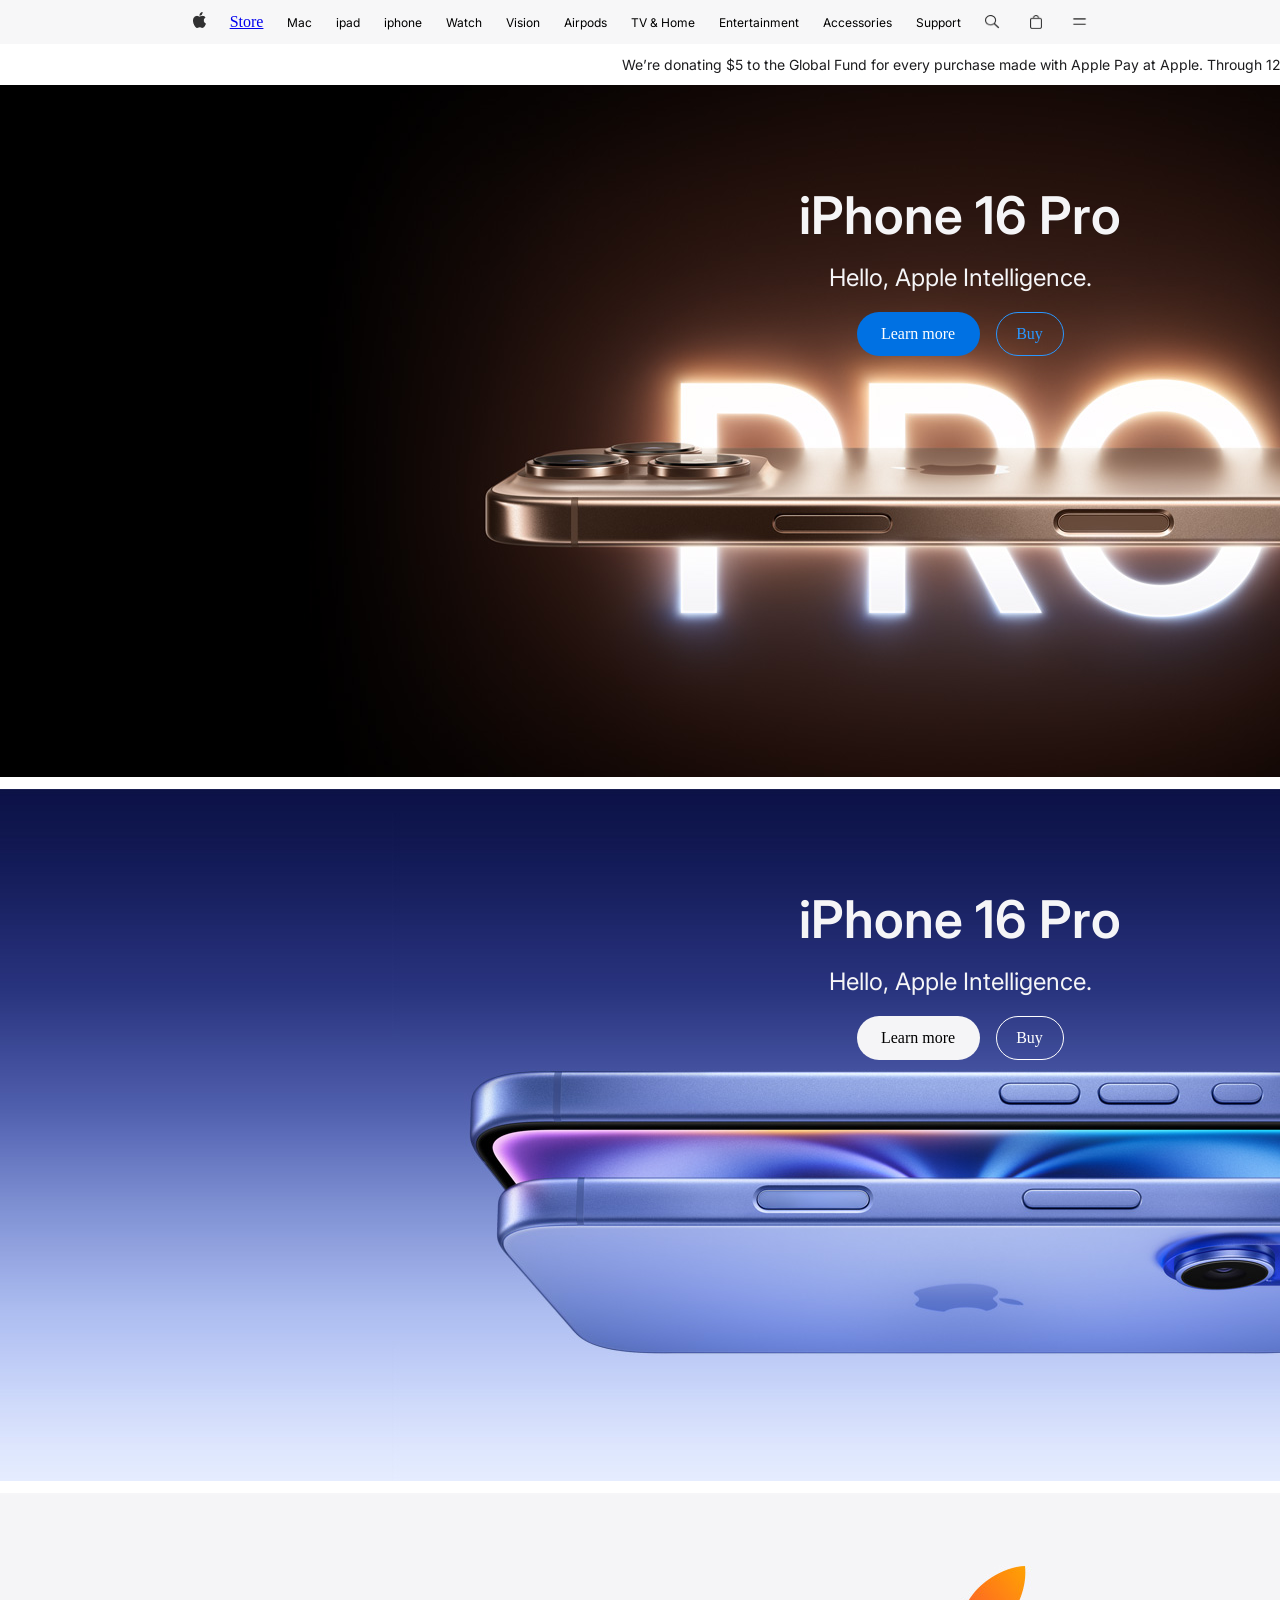
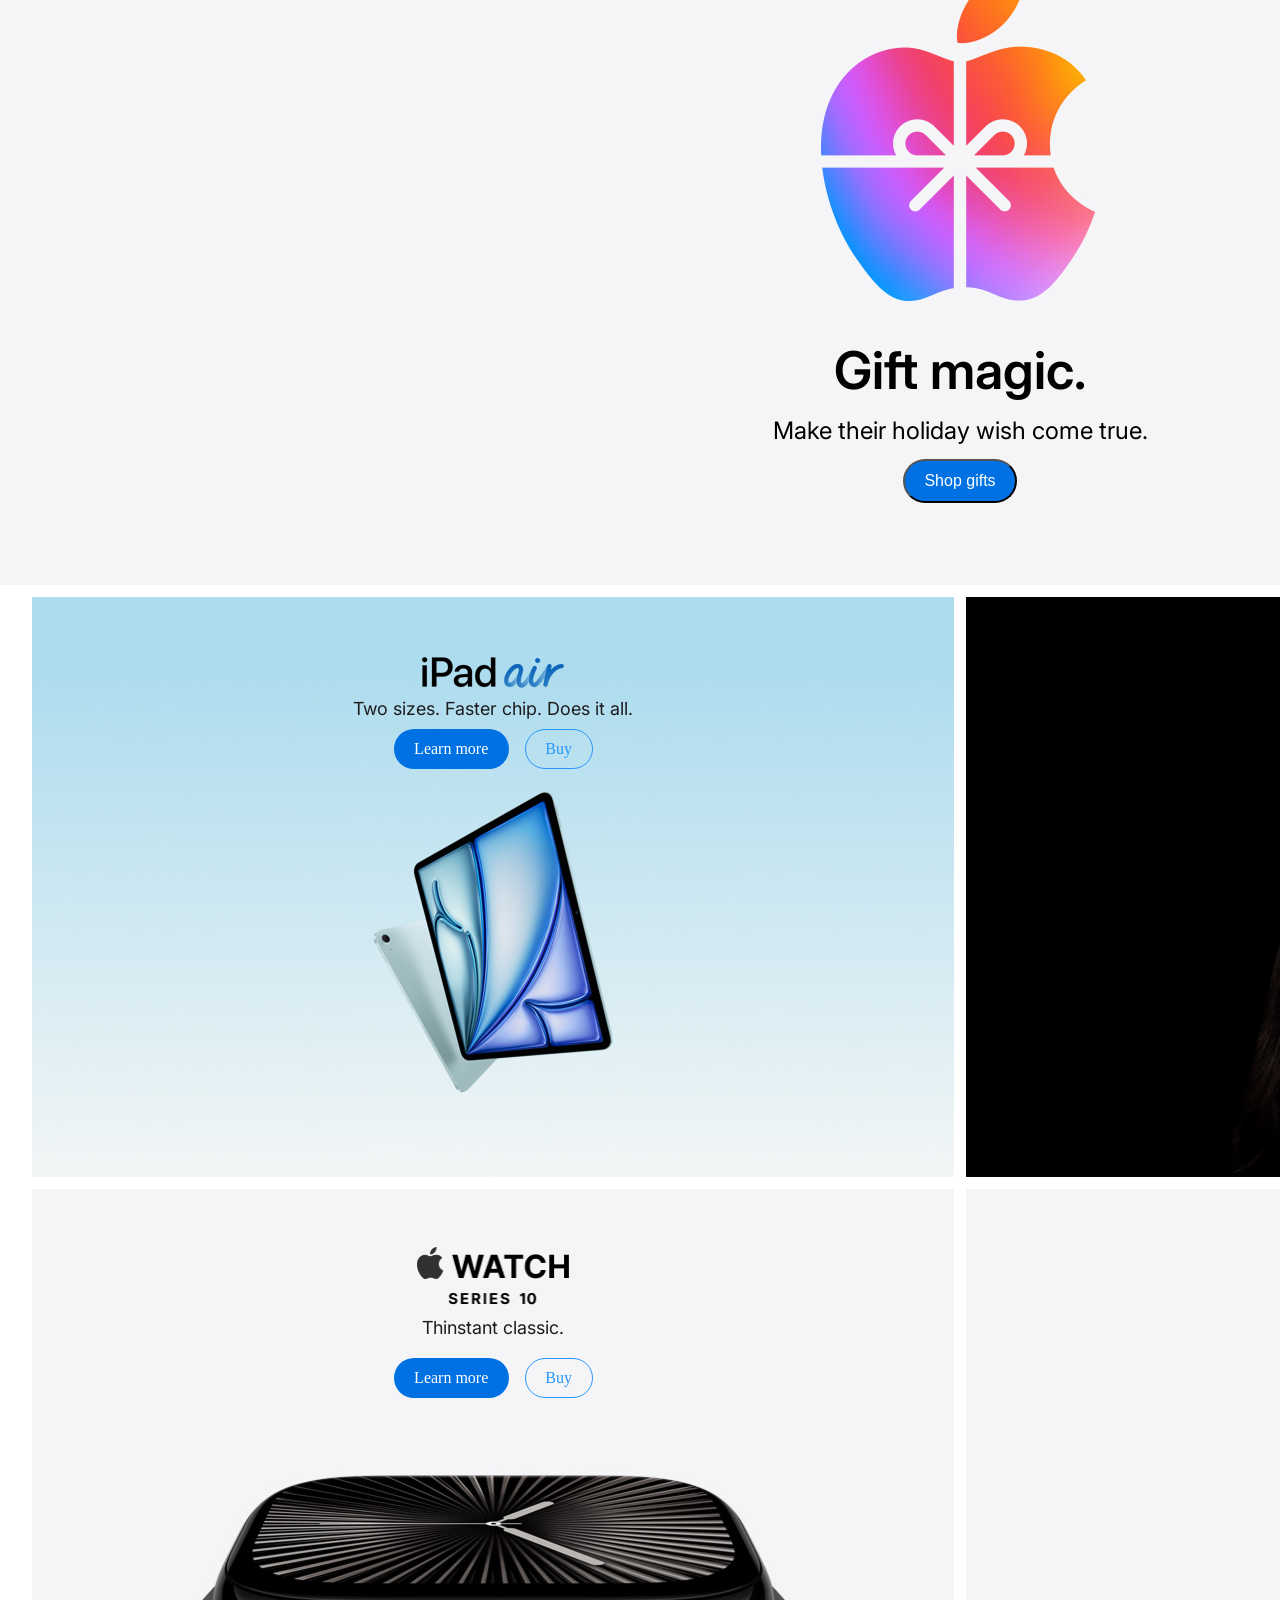
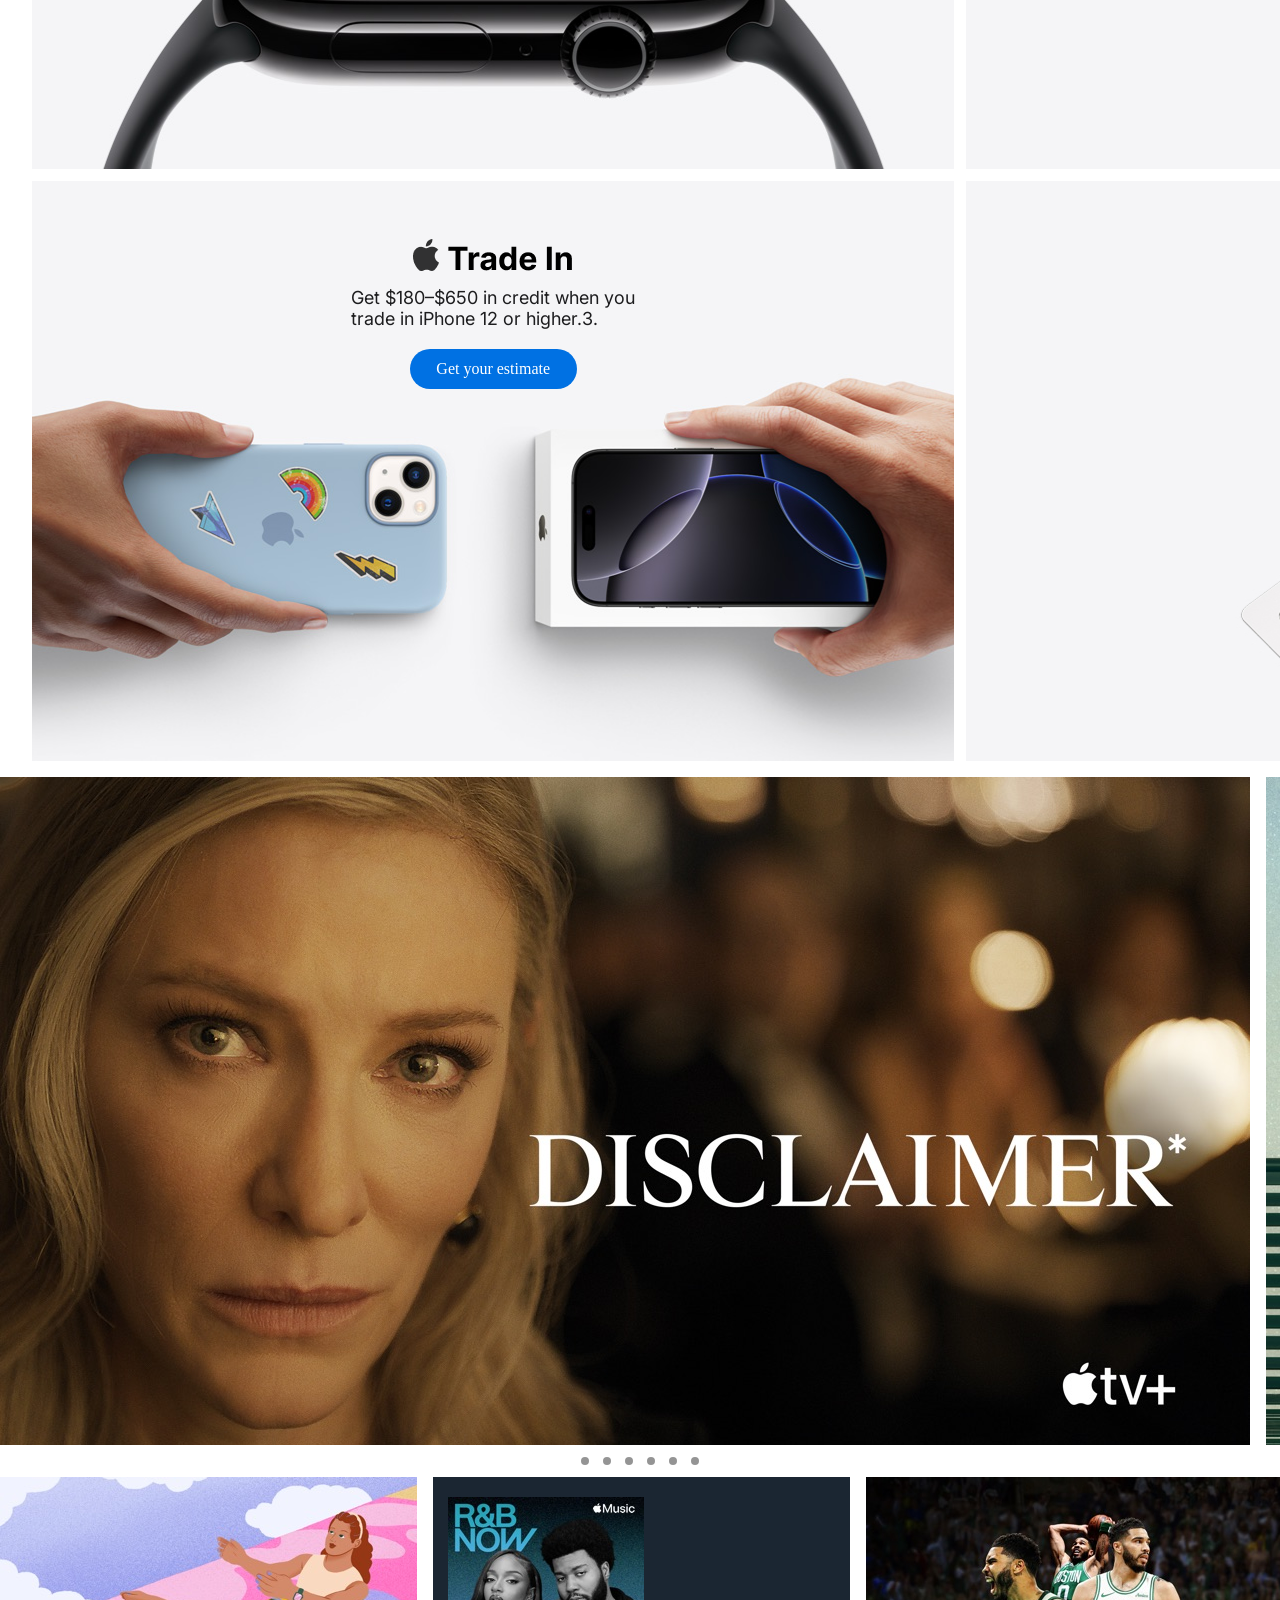
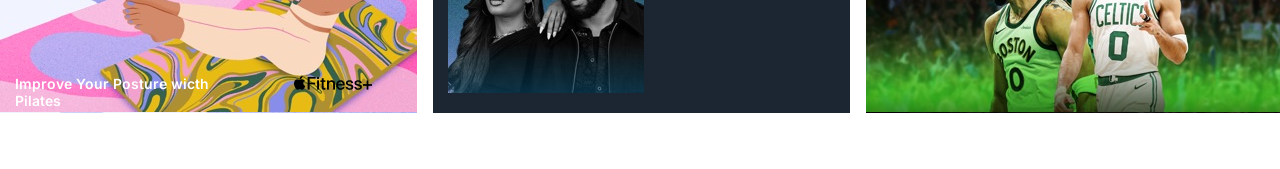
<file: index.html>
<!doctype html>
<html lang="en">
  <head>
    <meta charset="UTF-8" />
    <meta name="viewport" content="width=device-width, initial-scale=1.0" />
    <title>Document</title>
    <link rel="stylesheet" href="apple.css" />
  </head>
  <body>
    <main>
      <section>
        <header class="header">
          <div class="">
            <img class="logoSize" src="/images/Vector.png" alt="" />
          </div>
          <a href="store.html">Store</a>
          <p class="headerText">Mac</p>
          <p class="headerText">ipad</p>
          <p class="headerText">iphone</p>
          <p class="headerText">Watch</p>
          <p class="headerText">Vision</p>
          <p class="headerText">Airpods</p>
          <p class="headerText">TV & Home</p>
          <p class="headerText">Entertainment</p>
          <p class="headerText">Accessories</p>
          <p class="headerText">Support</p>
          <div style="display: flex; gap: 30px">
            <img class="logoSize2" src="/images/Vector (1).png" alt="" />
            <img class="logoSize3" src="/images/Vector (2).png" alt="" />
            <img class="logoSize3" src="/images/SVG (1).png" alt="" />
          </div>
        </header>
      </section>
      <section class="sec2">
        <p class="sec2Text">
          We’re donating $5 to the Global Fund for every purchase made with
          Apple Pay at Apple. Through 12/8.
        </p>
      </section>
      <section id="iphonePro">
        <div class="iphoneProBordar1">
          <p class="iphoneProText">iPhone 16 Pro</p>
          <p class="helloAppleTxt">Hello, Apple Intelligence.</p>
          <div class="iphoneProBordar12">
            <div class="leadrnMoreButten11">Learn more</div>
            <div class="leadrnMoreButten12">Buy</div>
          </div>
        </div>
      </section>
      <section id="iphonePro2">
        <div class="iphoneProBordar2">
          <p class="iphoneProText">iPhone 16 Pro</p>
          <p class="helloAppleTxt">Hello, Apple Intelligence.</p>
          <div class="iphoneProBordar22">
            <div class="leadrnMoreButten21">Learn more</div>
            <div class="leadrnMoreButten22">Buy</div>
          </div>
        </div>
      </section>
      <section id="giftMagic">
        <img
          class="Hemjee"
          src="/images/039920404089e184b9a9cd5998cf7e5a53e3a3d4.jpg"
          alt=""
        />
        <div class="giftMagicText">
          <div class="giftMagicText1">Gift magic.</div>
          <div class="makeTheir">Make their holiday wish come true.</div>
          <button class="button"><p class="shopGiftText">Shop gifts</p></button>
        </div>
      </section>
      <section id="zuragnuud">
        <div class="figure1">
          <img class="figure1Logo" src="/images/Heading 3.png" alt="" />
          <p class="figure1Text">Two sizes. Faster chip. Does it all.</p>
          <div class="border1">
            <div class="figure1butten">Learn more</div>
            <div class="figure1butten2">Buy</div>
          </div>
        </div>
        <div class="figure2">
          <p class="figure2AirPodsPro2Text">AirPods Pro 2</p>
          <p class="figure2Text">Now with a Hearing Aid feature.2</p>
          <div class="border2">
            <div class="figure2butten">Learn more</div>
            <div class="figure2butten2">Buy</div>
          </div>
        </div>
        <div class="figure3">
          <img class="figure3Logo" src="/images/Frame 4.png" alt="" />
          <p class="figure3Text">Thinstant classic.</p>
          <div class="border3">
            <div class="figure3butten">Learn more</div>
            <div class="figure3butten2">Buy</div>
          </div>
        </div>
        <div class="figure4">
          <p class="figure4MacBookText">MacBook Air</p>
          <p class="figure4Text">Lean. Mean. M3 machine.</p>
          <div class="border4">
            <div class="figure4butten">Learn more</div>
            <div class="figure4butten2">Buy</div>
          </div>
        </div>
        <div class="figure5">
          <img class="figure5Logo" src="/images/Frame 3.png" alt="" />
          <p class="figure5Text">
            Get $180–$650 in credit when you <br />
            trade in iPhone 12 or higher.3.
          </p>
          <div class="border5">
            <div class="figure5butten">Get your estimate</div>
          </div>
        </div>
        <div class="figure6">
          <img class="figure6Logo" src="/images/Frame 4 (1).png" alt="" />
          <p class="figure6Text">
            Get up to 3% Daily Cash back <br />
            with every purchase.
          </p>
          <div class="border6">
            <div class="figure6butten">Learn more</div>
            <div class="figure6butten2">Apply now</div>
          </div>
        </div>
      </section>
      <!-- <section id="moon">
        <div class="moonZurag1"></div>
        <div class="moonZurag2"></div>
        <div class="moonZurag3"></div>
      </section> -->

      <section id="slider">
        <div class="sliderContainer">
          <div class="slider1"></div>
          <div class="slider2"></div>
          <div class="slider3"></div>

          <div class="slider1"></div>
          <div class="slider2"></div>
          <div class="slider3"></div>
        </div>
      </section>

      <div class="dots">
        <div class="dot"></div>
        <div class="dot"></div>
        <div class="dot"></div>
        <div class="dot"></div>
        <div class="dot"></div>
        <div class="dot"></div>
      </div>

      <section id="gallery">
        <div class="galleryContainer">
          <div class="zurag1">
            <p class="zurag1Text">
              Improve Your Posture wicth <br />
              Pilates
            </p>
            <img class="zurag1Logo" src="/images/SVG.png" alt="" />
          </div>
          <div class="zurag2Backgruond">
            <img class="zurag2" src="/images/2.jpg" alt="" />
          </div>
          <div class="zurag3"></div>
          <div class="zurag4"></div>
          <div class="zurag5Backgruond">
            <img class="zurag5" src="/images/5.jpg" alt="" />
          </div>

          <div class="zurag1">
            <p class="zurag1Text">
              Improve Your Posture wicth <br />
              Pilates
            </p>
            <img class="zurag1Logo" src="/images/SVG.png" alt="" />
          </div>
          <div class="zurag2Backgruond">
            <img class="zurag2" src="/images/2.jpg" alt="" />
          </div>
          <div class="zurag3"></div>
          <div class="zurag4"></div>
          <div class="zurag5Backgruond">
            <img class="zurag5" src="/images/5.jpg" alt="" />
          </div>
        </div>
      </section>
    </main>
  </body>
</html>
</file>
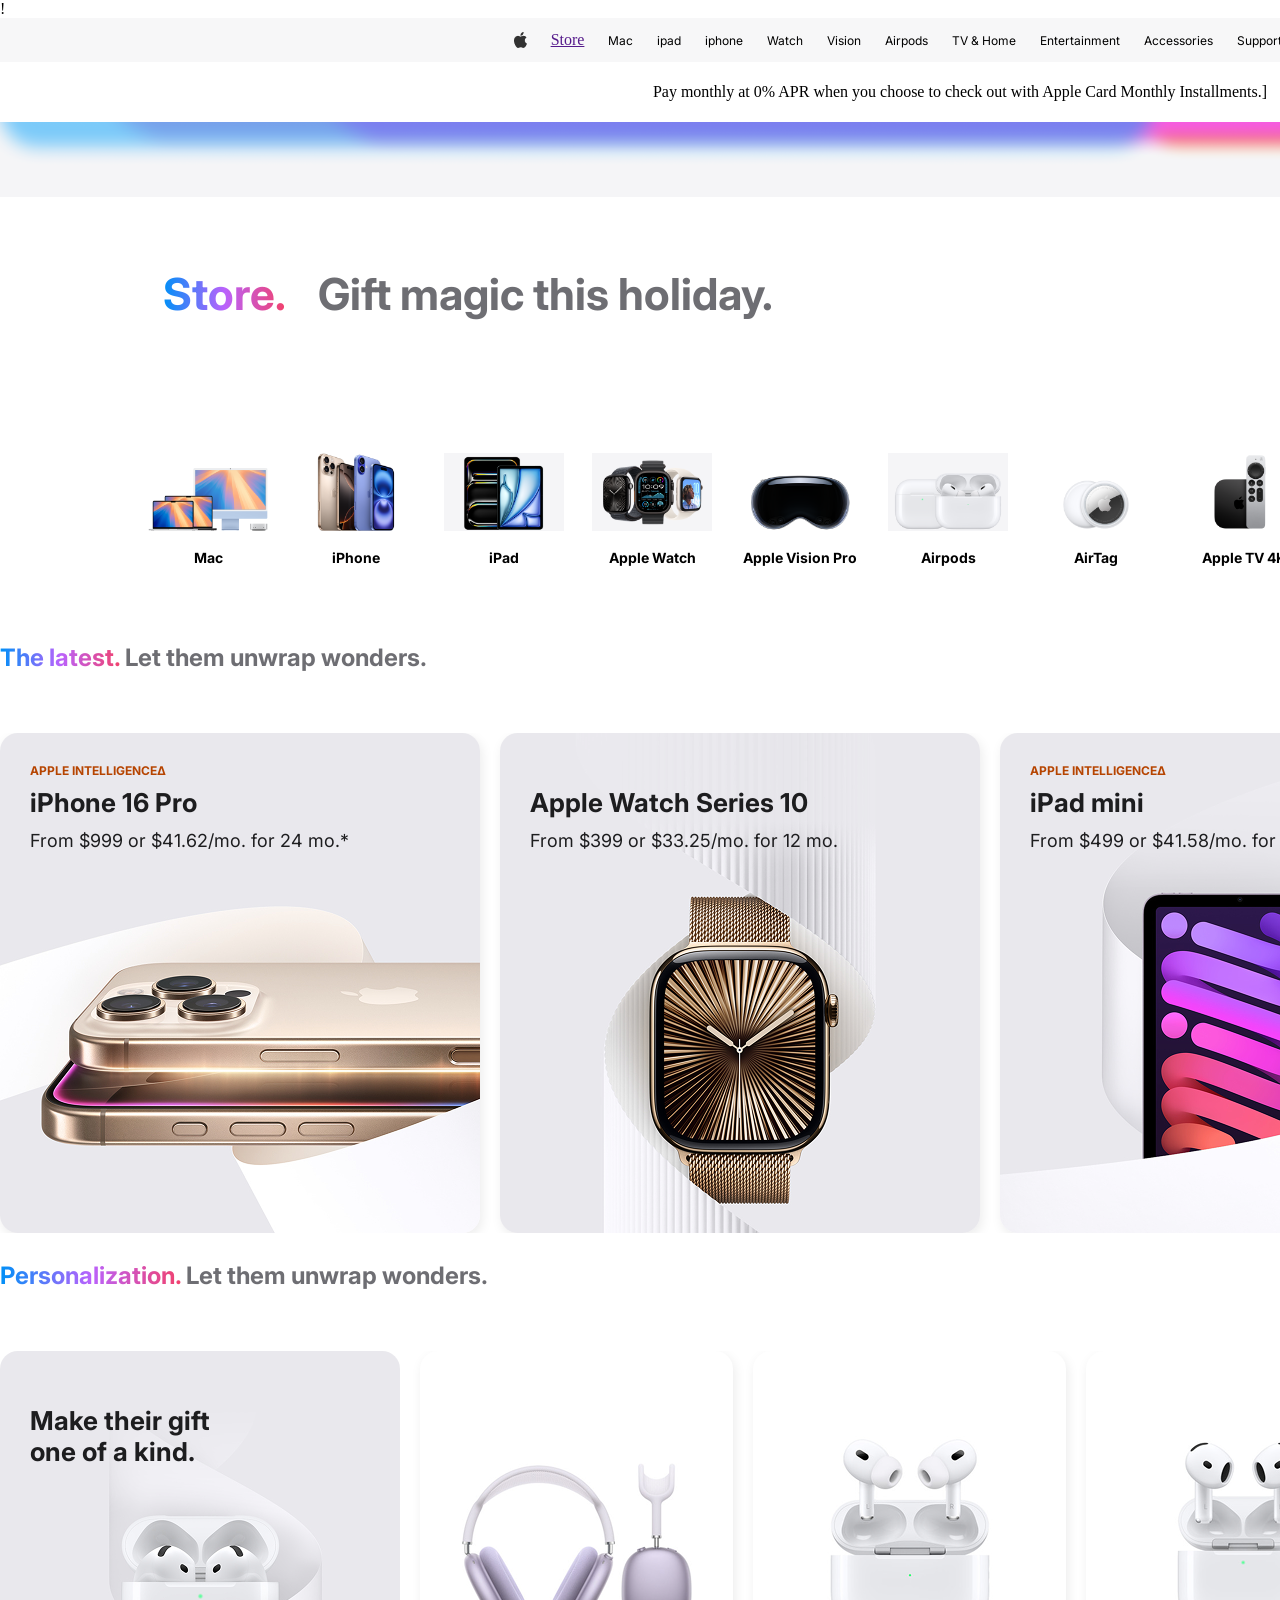
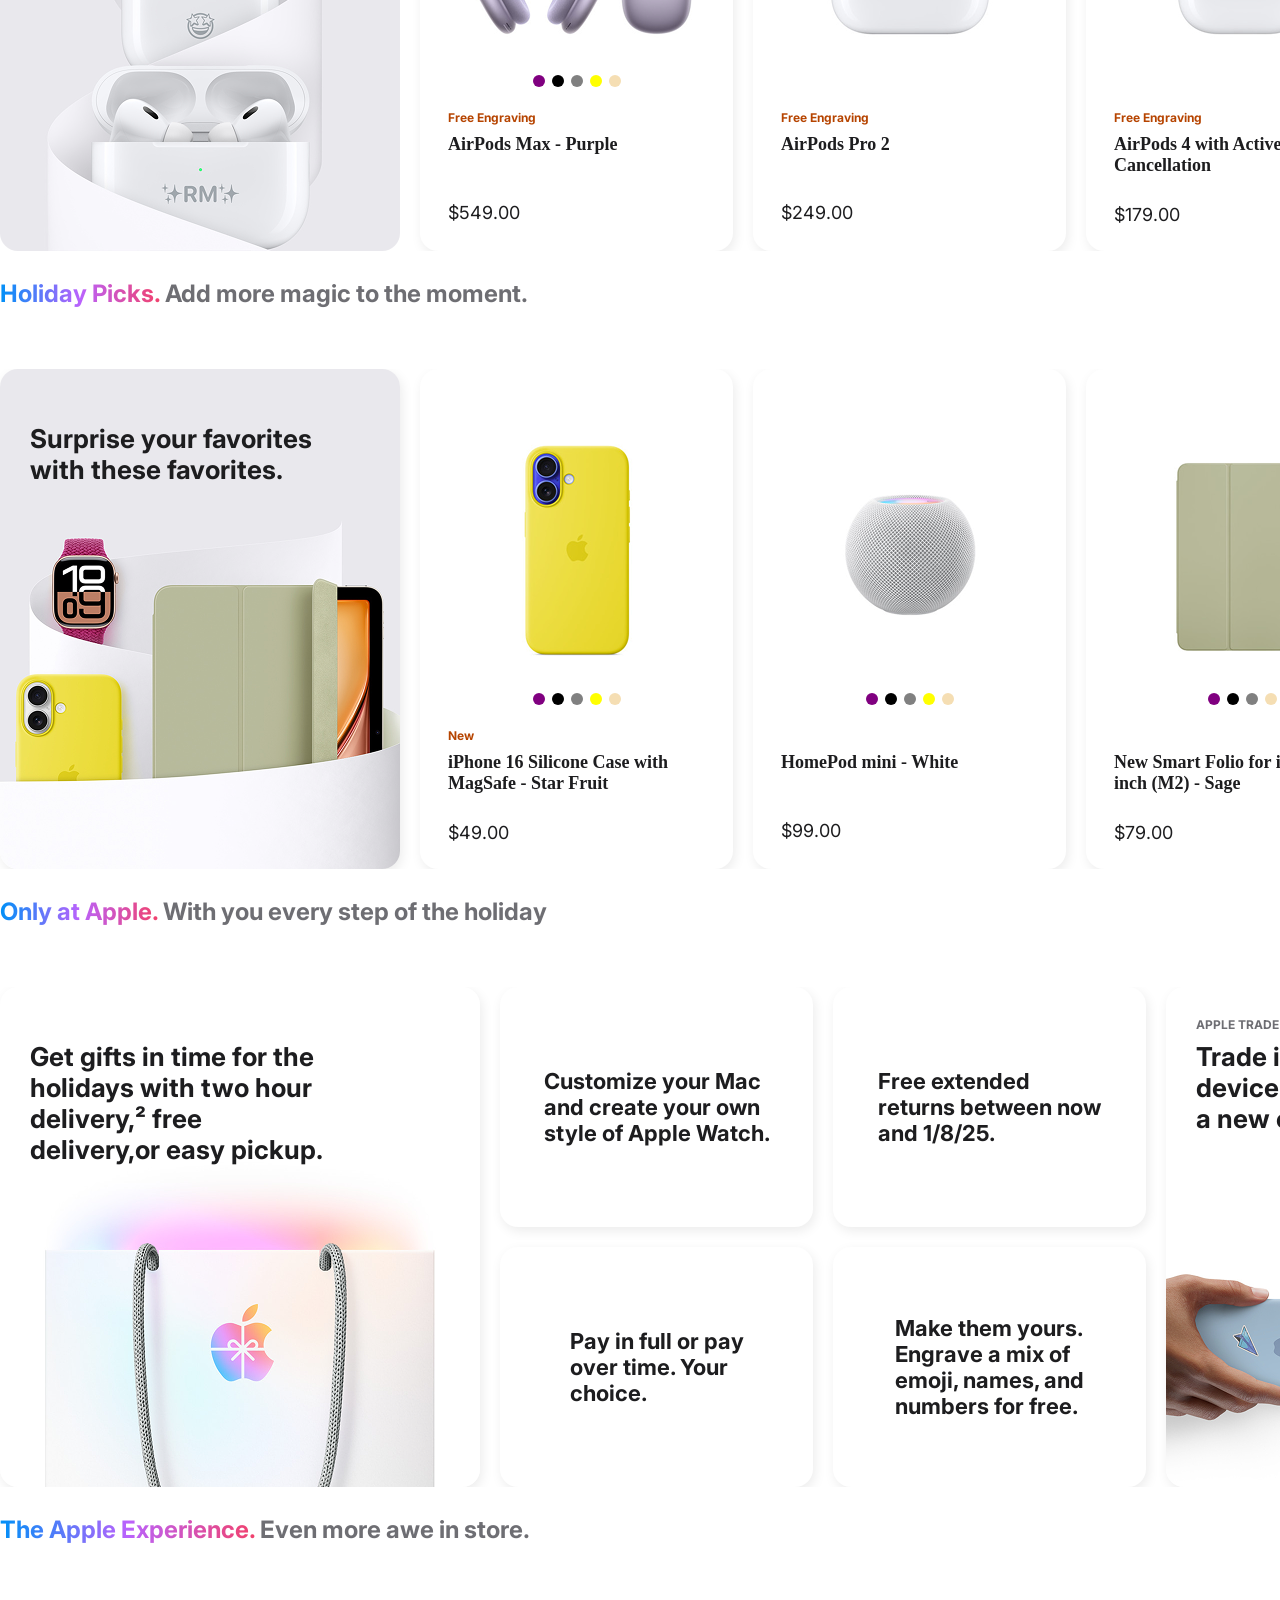
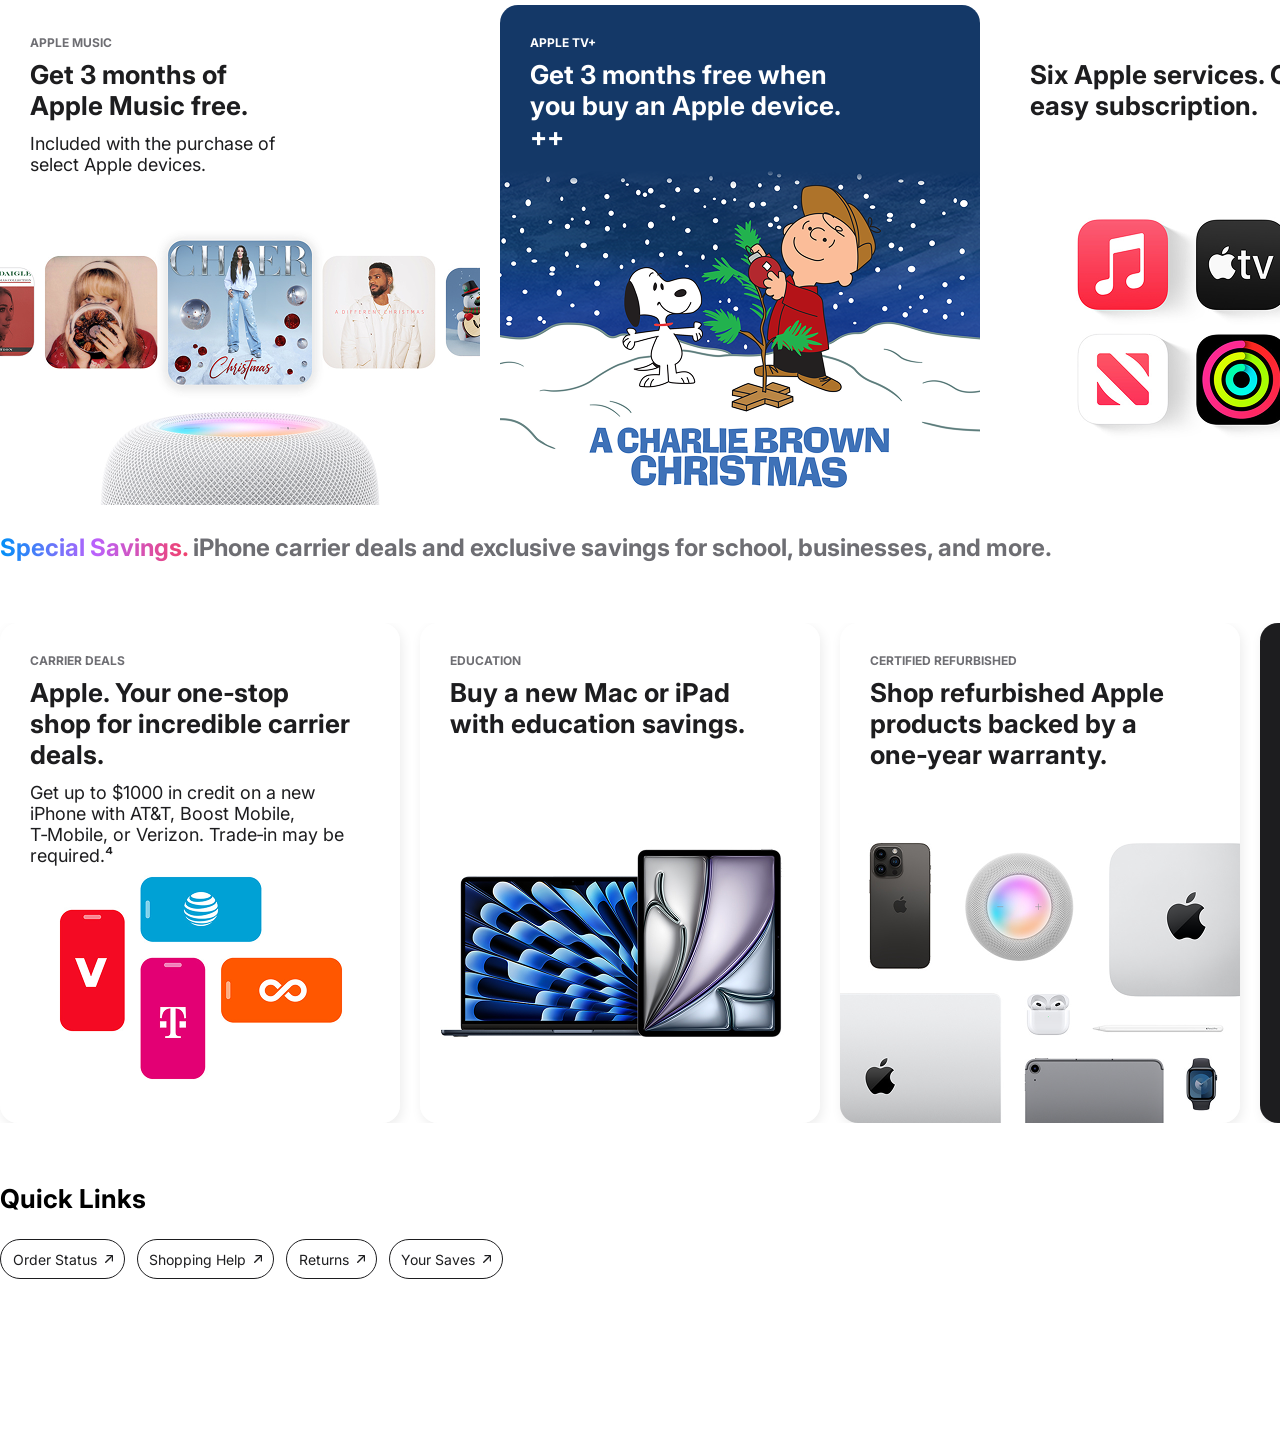
<file: store.html>
!<!doctype html>
<html lang="en">
  <head>
    <meta charset="UTF-8" />
    <meta name="viewport" content="width=device-width, initial-scale=1.0" />
    <title>Document</title>
    <link rel="stylesheet" href="store.css" />
  </head>
  <body>
    <main>
      <section>
        <header class="header">
          <div>
            <a href="intex.html"><img src="/images/Vector.png" alt="" /></a>
          </div>
          <a href="">Store</a>
          <p class="headerText">Mac</p>
          <p class="headerText">ipad</p>
          <p class="headerText">iphone</p>
          <p class="headerText">Watch</p>
          <p class="headerText">Vision</p>
          <p class="headerText">Airpods</p>
          <p class="headerText">TV & Home</p>
          <p class="headerText">Entertainment</p>
          <p class="headerText">Accessories</p>
          <p class="headerText">Support</p>
          <div style="display: flex; gap: 30px">
            <img class="logoSize2" src="/images/Vector (1).png" alt="" />
            <img class="logoSize3" src="/images/Vector (2).png" alt="" />
            <img class="logoSize3" src="/images/SVG (1).png" alt="" />
          </div>
        </header>
      </section>
      <section id="sec">
        Pay monthly at 0% APR when you choose to check out with Apple Card
        Monthly Installments.]
      </section>
      <section><div class="sec2"></div></section>
      <section id="sec3">
        <div class="storeGiftMagicAsk">
          <div class="storeGiftMagic">
            <p class="storeTextStyle">Store.</p>
            <p class="giftMagicTextStyle">Gift magic this holiday.</p>
          </div>
          <div class="ask">
            <img class="profileSize" src="/images/hun.jpg" alt="" />
            <div class="tsogtsuulagch">
              <ul class="texts">
                <li>Need shopping help?</li>
                <a href="">Ask a Specialist</a>
              </ul>
              <ul class="texts">
                <li>Visit an Apple Store</li>
                <a href="">Find one near you ></a>
              </ul>
            </div>
          </div>
        </div>
      </section>
      <section id="turulSongohHeseg">
        <div class="hairtsag1">
          <img class="mac" src="/images/mac.png" alt="" />
          <p class="macText">Mac</p>
        </div>
        <div class="hairtsag1">
          <img class="mac" src="/images/iphone.png" alt="" />
          <p class="macText">iPhone</p>
        </div>
        <div class="hairtsag1">
          <img class="mac" src="/images/ipad.png" alt="" />
          <p class="macText">iPad</p>
        </div>
        <div class="hairtsag1">
          <img class="mac" src="/images/apple watch.png" alt="" />
          <p class="macText">Apple Watch</p>
        </div>
        <div class="hairtsag1">
          <img class="mac" src="/images/apple vision pro.png" alt="" />
          <p class="macText">Apple Vision Pro</p>
        </div>
        <div class="hairtsag1">
          <img class="mac" src="/images/airpods.png" alt="" />
          <p class="macText">Airpods</p>
        </div>
        <div class="hairtsag1">
          <img class="mac" src="/images/airtag.png" alt="" />
          <p class="macText">AirTag</p>
        </div>
        <div class="hairtsag1">
          <img class="mac" src="/images/apple tv 4k.png" alt="" />
          <p class="macText">Apple TV 4K</p>
        </div>
        <div class="hairtsag1">
          <img class="mac" src="/images/homepod.png" alt="" />
          <p class="macText">Homepod</p>
        </div>
        <div class="hairtsag1">
          <img class="mac" src="/images/accessorios.png" alt="" />
          <p class="macText">Accessories</p>
        </div>
        <div class="hairtsag1">
          <img class="mac" src="/images/apple gift card.png" alt="" />
          <p class="macText">Apple Gift Card</p>
        </div>
      </section>
      <section id="hudaldanAvahHeseg1">
        <div class="ungutSaaralGarchig">
          <p class="ungutGarchig">The latest.</p>
          <p class="saaralGarchig">Let them unwrap wonders.</p>
        </div>
        <div class="gal">
          <div class="iphone16Pro">
            <div class="iphone16ProText">
              <div class="appleIntelligence">APPLE INTELLIGENCE∆</div>
              <div class="iphone16ProPrice">
                <p class="text1">iPhone 16 Pro</p>
                <p class="text2">From $999 or $41.62/mo. for 24 mo.*</p>
              </div>
            </div>
          </div>
          <div class="watch">
            <div class="iphone16ProText">
              <div class="appleIntelligence"></div>
              <div class="iphone16ProPrice">
                <p class="text1">Apple Watch Series 10</p>
                <p class="text2">From $399 or $33.25/mo. for 12 mo.</p>
              </div>
            </div>
          </div>
          <div class="ipadMini">
            <div class="iphone16ProText">
              <div class="appleIntelligence">APPLE INTELLIGENCE∆</div>
              <div class="iphone16ProPrice">
                <p class="text1">iPad mini</p>
                <p class="text2">From $499 or $41.58/mo. for 12 mo.</p>
              </div>
            </div>
          </div>
          <div class="macbookPro">
            <div class="iphone16ProText">
              <div class="appleIntelligence">APPLE INTELLIGENCE∆</div>
              <div class="iphone16ProPrice">
                <p class="text1">MacBook Pro</p>
                <p class="text2">From $1599 or $133.25/mo. for 12 mo.</p>
              </div>
            </div>
          </div>
        </div>
      </section>
      <section id="hudaldanAvahHeseg1">
        <div class="ungutSaaralGarchig">
          <p class="ungutGarchig">Personalization.</p>
          <p class="saaralGarchig">Let them unwrap wonders.</p>
        </div>
        <div class="gal">
          <div class="sec2Rm">
            <div class="iphone16ProText">
              <div class="appleIntelligence"></div>
              <div class="iphone16ProPrice">
                <p class="text1">
                  Make their gift <br />
                  one of a kind.
                </p>
                <p class="text2"></p>
              </div>
            </div>
          </div>
          <div class="airpodsPurple">
            <img
              class="airpodsImgSize"
              src="/images/airpods-max-select-202409-purple.png"
              alt=""
            />
            <div class="switch">
              <div class="switchdot1"></div>
              <div class="switchdot2"></div>
              <div class="switchdot3"></div>
              <div class="switchdot4"></div>
              <div class="switchdot5"></div>
            </div>
            <div class="sec2RmColorText">
              <div class="appleIntelligence">Free Engraving</div>
              <div class="airpodsPriceText">
                <p class="text11">AirPods Max - Purple</p>
                <p class="text2">$549.00</p>
              </div>
            </div>
          </div>
          <div class="airpods2">
            <img
              class="airpodsImgSize"
              src="/images/airpods-pro-2-hero-select-202409.png"
              alt=""
            />
            <div class="sec2RmText">
              <div class="appleIntelligence">Free Engraving</div>
              <div class="airpodsPriceText">
                <p class="text11">AirPods Pro 2</p>
                <p class="text2">$249.00</p>
              </div>
            </div>
          </div>
          <div class="airpods4">
            <img
              class="airpodsImgSize"
              src="/images/airpods-4-anc-select-202409.png"
              alt=""
            />
            <div class="sec2RmText">
              <div class="appleIntelligence">Free Engraving</div>
              <div class="airpodsPriceTextShibal">
                <p class="text11">
                  AirPods 4 with Active Noise <br />
                  Cancellation
                </p>
                <p class="text2">$179.00</p>
              </div>
            </div>
          </div>
          <div class="airpods2">
            <img class="airpodsImgSize" src="/images/MX2D3.png" alt="" />
            <div class="sec2RmText">
              <div class="appleIntelligence">Free Engraving</div>
              <div class="airpodsPriceText">
                <p class="text11">AirPods Pro 2</p>
                <p class="text2">$249.00</p>
              </div>
            </div>
          </div>
          <div class="airpods4">
            <img
              class="airpodsImgSize"
              src="/images/airpods-4-anc-select-202409.png"
              alt=""
            />
            <div class="sec2RmText">
              <div class="appleIntelligence">Free Engraving</div>
              <div class="airpodsPriceTextShibal">
                <p class="text11">
                  AirPods 4 with Active Noise <br />
                  Cancellation
                </p>
                <p class="text2">$179.00</p>
              </div>
            </div>
          </div>
        </div>
      </section>
      <section id="hudaldanAvahHeseg1">
        <div class="ungutSaaralGarchig">
          <p class="ungutGarchig">Holiday Picks.</p>
          <p class="saaralGarchig">Add more magic to the moment.</p>
        </div>
        <div class="gal">
          <div class="sec3Store">
            <div class="iphone16ProText">
              <div class="appleIntelligence"></div>
              <div class="iphone16ProPrice">
                <p class="text1">
                  Surprise your favorites <br />
                  with these favorites.
                </p>
                <p class="text2"></p>
              </div>
            </div>
          </div>
          <div class="airpodsPurple">
            <img class="airpodsImgSize" src="/images/shariphone.png" alt="" />
            <div class="switch">
              <div class="switchdot1"></div>
              <div class="switchdot2"></div>
              <div class="switchdot3"></div>
              <div class="switchdot4"></div>
              <div class="switchdot5"></div>
            </div>
            <div class="sec2RmColorText">
              <div class="appleIntelligence">New</div>
              <div class="airpodsPriceTextShibal">
                <p class="text11">
                  iPhone 16 Silicone Case with <br />
                  MagSafe - Star Fruit
                </p>
                <p class="text2">$49.00</p>
              </div>
            </div>
          </div>
          <div class="airpods2">
            <img
              class="airpodsImgSize"
              src="/images/homepod-mini-select-white-202110.png"
              alt=""
            />
            <div class="switch">
              <div class="switchdot1"></div>
              <div class="switchdot2"></div>
              <div class="switchdot3"></div>
              <div class="switchdot4"></div>
              <div class="switchdot5"></div>
            </div>
            <div class="sec2RmColorText">
              <div class="appleIntelligence"></div>
              <div class="airpodsPriceText">
                <p class="text11">HomePod mini - White</p>
                <p class="text2">$99.00</p>
              </div>
            </div>
          </div>
          <div class="airpods4">
            <img class="airpodsImgSize" src="/images/ipadcase.png" alt="" />
            <div class="switch">
              <div class="switchdot1"></div>
              <div class="switchdot2"></div>
              <div class="switchdot3"></div>
              <div class="switchdot5"></div>
            </div>
            <div class="sec2RmColorText">
              <div class="appleIntelligence"></div>
              <div class="airpodsPriceTextShibal">
                <p class="text11">
                  New Smart Folio for iPad Air 11 - <br />
                  inch (M2) - Sage
                </p>
                <p class="text2">$79.00</p>
              </div>
            </div>
          </div>
          <div class="airpods2">
            <img
              class="airpodsImgSize"
              src="/images/tsenher chihevch.png"
              alt=""
            />
            <div class="switch">
              <div class="switchdot1"></div>
              <div class="switchdot2"></div>
              <div class="switchdot3"></div>
            </div>
            <div class="sec2RmColorText">
              <div class="appleIntelligence">New</div>
              <div class="airpodsPriceTextShibal">
                <p class="text11">
                  Beats Solo 4 - On-Ear <br />
                  Wireless Headphones - Slate Blue
                </p>
                <p class="text2">$79.00</p>
              </div>
            </div>
          </div>
          <div class="airpods2">
            <img
              class="airpodsImgSize"
              src="/images/tsenher chihevch.png"
              alt=""
            />
            <div class="switch">
              <div class="switchdot1"></div>
              <div class="switchdot2"></div>
              <div class="switchdot3"></div>
            </div>
            <div class="sec2RmColorText">
              <div class="appleIntelligence">New</div>
              <div class="airpodsPriceTextShibal">
                <p class="text11">
                  Beats Solo 4 - On-Ear <br />
                  Wireless Headphones - Slate Blue
                </p>
                <p class="text2">$79.00</p>
              </div>
            </div>
          </div>
        </div>
      </section>
      <section id="hudaldanAvahHeseg1">
        <div class="ungutSaaralGarchig">
          <p class="ungutGarchig">Only at Apple.</p>
          <p class="saaralGarchig">With you every step of the holiday</p>
        </div>
        <div class="gal">
          <div class="textImg1">
            <div class="iphone16ProText">
              <div class="appleIntelligence"></div>
              <div class="iphone16ProPrice">
                <p class="text1">
                  Get gifts in time for the holidays with two hour delivery,²
                  free delivery,or easy pickup.
                </p>
                <p class="text2"></p>
              </div>
            </div>
          </div>
          <div class="storeTexts">
            <div class="storeTextFirst">
              <p class="text111">
                Customize your Mac <br />
                and create your own <br />
                style of Apple Watch.
              </p>
            </div>
            <div class="storeTextFirst">
              <p class="text111">
                Pay in full or pay <br />
                over time. Your <br />
                choice.
              </p>
            </div>
          </div>
          <div class="storeTexts">
            <div class="storeTextFirst">
              <p class="text111">
                Free extended <br />
                returns between now <br />
                and 1/8/25.
              </p>
            </div>
            <div class="storeTextFirst">
              <p class="text111">
                Make them yours. <br />
                Engrave a mix of <br />
                emoji, names, and <br />
                numbers for free.
              </p>
            </div>
          </div>
          <div class="textImg2">
            <div class="iphone16ProText">
              <div class="appleTradeIn">APPLE TRADE IN</div>
              <div class="iphone16ProPrice">
                <p class="text1">
                  Trade in your current device. Get credit toward a new one.³
                </p>
                <p class="text2"></p>
              </div>
            </div>
          </div>
          <div class="textImg3">
            <div class="iphone16ProText">
              <div class="appleTradeIn">APPLE SPECIALIST</div>
              <div class="iphone16ProPrice">
                <p class="text1">
                  Find gifts with an Apple Specialist in a store or online.
                </p>
                <p class="text2"></p>
              </div>
            </div>
          </div>
        </div>
      </section>
      <section id="hudaldanAvahHeseg1">
        <div class="ungutSaaralGarchig">
          <p class="ungutGarchig">The Apple Experience.</p>
          <p class="saaralGarchig">Even more awe in store.</p>
        </div>
        <div class="gal">
          <div class="appStore1">
            <div class="iphone16ProText">
              <div class="appleTradeIn">APPLE MUSIC</div>
              <div class="iphone16ProPrice">
                <p class="text1">Get 3 months of Apple Music free.</p>
                <p class="text2">
                  Included with the purchase of <br />
                  select Apple devices.
                </p>
              </div>
            </div>
          </div>
          <div class="appStore2">
            <div class="iphone16ProText">
              <div class="appleTradeInWhite">APPLE TV+</div>
              <div class="iphone16ProPrice">
                <p class="text1111">
                  Get 3 months free when you buy an Apple device. ++
                </p>
                <p class="text2"></p>
              </div>
            </div>
          </div>
          <div class="appStore3">
            <div class="iphone16ProText">
              <div class="appleTradeIn"></div>
              <div class="iphone16ProPrice">
                <p class="text1">Six Apple services. One easy subscription.</p>
                <p class="text2"></p>
              </div>
            </div>
          </div>
          <div class="appStore4">
            <div class="iphone16ProText">
              <div class="appleTradeIn">APPLE INTELLIGENCE</div>
              <div class="iphone16ProPrice">
                <p class="text1">
                  New features for writing, focus,communication, and more.
                </p>
                <p class="text222"></p>
              </div>
            </div>
          </div>
        </div>
      </section>
      <section id="hudaldanAvahHeseg2">
        <div class="ungutSaaralGarchig">
          <p class="ungutGarchig">Special Savings.</p>
          <p class="saaralGarchig">
            iPhone carrier deals and exclusive savings for school, businesses,
            and more.
          </p>
        </div>
        <div class="gal">
          <div class="last1">
            <div class="iphone16ProText">
              <div class="appleTradeIn">CARRIER DEALS</div>
              <div class="iphone16ProPrice">
                <p class="text1">
                  Apple. Your one‑stop shop for incredible carrier deals.
                </p>
                <p class="text2">
                  Get up to $1000 in credit on a new iPhone with AT&T,
                  Boost Mobile, T‑Mobile, or Verizon. Trade‑in may be required.⁴
                </p>
              </div>
            </div>
          </div>
          <div class="last2">
            <div class="iphone16ProText">
              <div class="appleTradeIn">EDUCATION</div>
              <div class="iphone16ProPrice">
                <p class="text1">
                  Buy a new Mac or iPad with education savings.
                </p>
                <p class="text2"></p>
              </div>
            </div>
          </div>
          <div class="last3">
            <div class="iphone16ProText">
              <div class="appleTradeIn">CERTIFIED REFURBISHED</div>
              <div class="iphone16ProPrice">
                <p class="text1">
                  Shop refurbished Apple products backed by a one‑year warranty.
                </p>
                <p class="text2"></p>
              </div>
            </div>
          </div>
          <div class="last4">
            <div class="iphone16ProText">
              <div class="appleTradeInWhite">BUSINESS</div>
              <div class="iphone16ProPrice">
                <p class="text1111">
                  From enterprise to small business, we’ll work with you.
                </p>
                <p class="text2"></p>
              </div>
            </div>
          </div>
          <div class="last5">
            <div class="iphone16ProText">
              <div class="appleTradeIn">GOVERNMENT</div>
              <div class="iphone16ProPrice">
                <p class="text1">
                  Special pricing is available for state, local, and federal
                  agencies.
                </p>
                <p class="text2"></p>
              </div>
            </div>
          </div>
        </div>
      </section>
      <section id="footerpadding">
        <div class="footer">
          <div class="quickLink">Quick Links</div>
          <div class="footerText">
            <div class="orderStatus">
              <p class="textStyle">Order Status</p>
              <img src="/images/Vector (3).png" alt="" />
            </div>
            <div class="shoppingHelp">
              <p class="textStyle">Shopping Help</p>
              <img src="/images/Vector (3).png" alt="" />
            </div>
            <div class="returns">
              <p class="textStyle">Returns</p>
              <img src="/images/Vector (3).png" alt="" />
            </div>
            <div class="yourSaves">
              <p class="textStyle">Your Saves</p>
              <img src="/images/Vector (3).png" alt="" />
            </div>
          </div>
        </div>
      </section>
    </main>
  </body>
</html>
</file>
<file: apple.css>
@import url("https://fonts.googleapis.com/css2?family=Inter:ital,opsz,wght@0,14..32,100..900;1,14..32,100..900&display=swap");
* {
  margin: 0;
  padding: 0;
  box-sizing: border-box;
}
.header {
  width: 100%;
  height: 44px;
  background-color: #f5f5f7cc;
  margin: auto;
  display: flex;
  justify-content: center;
  align-items: center;
  gap: 24px;
  position: fixed;
  z-index: 999;
}
.logoSize {
  width: 12.97px;
  height: 15.94px;
}
.logoSize2 {
  width: 14.08px;
  height: 14.08px;
}
.logoSize3 {
  width: 12.94;
  height: 14.91px;
}
.headerText {
  font-size: 12px;
  font-family: Inter, sans-serif;
}
/* .mediaclassLogos {
} */
.mediaclass {
  width: 1920px;
  height: 44px;
  background-color: #f5f5f7cc;
  margin: auto;
  display: flex;
  justify-content: center;
  align-items: center;
  gap: 24px;
}
.sec2 {
  width: 1920px;
  background-color: white;
  margin: auto;
  display: flex;
  justify-content: center;
  align-items: center;
  background-position: center;
  background-size: cover;
  padding-top: 56px;
  padding-bottom: 12px;
  /* border: 1px solid red; */
}
.sec2Text {
  font-size: 14px;
  font-family: Inter, sans-serif;
  color: #1d1d1f;
}
#iphonePro {
  width: 1920px;
  height: 692px;
  background-image: url(/images/Background.png);
  margin: auto;
  /* border: 1px solid red; */
  background-position: center;
  background-size: cover;
}
.iphoneProBordar1 {
  width: 405px;
  height: 172px;
  margin: auto;
 padding-top: 99px;
}
.iphoneProText {
  font-size: 52px;
  font-family: Inter, sans-serif;
  font-weight: 600;
  color: #f5f5f7;
  text-align: center;
}
.helloAppleTxt {
  font-size: 24px;
  font-family: Inter, sans-serif;
  font-weight: 400;
  color: #f5f5f7;
  text-align: center;
  margin-top: 16px;
}
.iphoneProBordar12 {
  width: 207px;
  height: 44px;
  /* border: 1px solid red; */
  margin: auto;
  margin-top: 20px;
  display: flex;
  justify-content: space-between;
}
.leadrnMoreButten11 {
  width: 123px;
  height: 44px;
  background-color: #0071e3;
  border-radius: 999px;
  display: flex;
  justify-content: center;
  align-items: center;
  color: white;
}
.leadrnMoreButten12 {
  width: 68px;
  height: 44px;
  border: 1px solid #2997ff;
  border-radius: 99px;
  display: flex;
  justify-content: center;
  align-items: center;
  color: #2997ff;
}
.iphoneProBordar2 {
  width: 405px;
  height: 172px;
  /* border: 1px solid red; */
  margin: auto;
  padding-top: 99px;
}
.iphoneProText {
  font-size: 52px;
  font-family: Inter, sans-serif;
  font-weight: 600;
  color: #f5f5f7;
  text-align: center;
}
.helloAppleTxt {
  font-size: 24px;
  font-family: Inter, sans-serif;
  font-weight: 400;
  color: #f5f5f7;
  text-align: center;
  margin-top: 16px;
}
.iphoneProBordar22 {
  width: 207px;
  height: 44px;
  /* border: 1px solid red; */
  margin: auto;
  margin-top: 20px;
  display: flex;
  justify-content: space-between;
}
.leadrnMoreButten11 {
  width: 123px;
  height: 44px;
  background-color: #0071e3;
  border-radius: 999px;
  display: flex;
  justify-content: center;
  align-items: center;
  color: white;
}
.leadrnMoreButten12 {
  width: 68px;
  height: 44px;
  border: 1px solid #2997ff;
  border-radius: 99px;
  display: flex;
  justify-content: center;
  align-items: center;
  color: #2997ff;
}

#iphonePro2 {
  width: 1920px;
  height: 692px;
  background-image: url(/images/Figure.png);
  margin: auto;
  margin-top: 12px;
  /* border: 1px solid red; */
  background-position: center;
  background-size: cover;
}
.leadrnMoreButten21 {
  width: 123px;
  height: 44px;
  background-color: #f5f5f7;
  border-radius: 999px;
  display: flex;
  justify-content: center;
  align-items: center;
  color: #000000;
}
.leadrnMoreButten22 {
  width: 68px;
  height: 44px;
  border: 1px solid #ffffff;
  border-radius: 99px;
  display: flex;
  justify-content: center;
  align-items: center;
  color: #ffffff;
}
#giftMagic {
  background-color: #f5f5f7;
  width: 1920px;
  height: 692px;
  margin: auto;
  /* border: 1px solid red; */
  margin-top: 12px;
  overflow: hidden;
  position: relative;
  display: flex;
  justify-content: center;
  align-items: end;
}
.Hemjee {
  position: absolute;
  width: 100%;
  height: 100%;
  object-fit: cover;
}

.giftMagicText {
  position: relative;
  width: 405px;
  height: 164px;
  /* border: 1px solid red; */
  z-index: 2;
  font-size: large;
  display: flex;
  flex-direction: column;
  align-items: center;
  justify-content: space-between;
  margin-bottom: 82px;
}
.giftMagicText1 {
  font-size: 52px;
  font-family: inter, sans-serif;
  font-weight: 600;
}
.makeTheir {
  font-size: 24px;
  font-weight: 400;
  font-family: Inter, sans-serif;
}
.button {
  width: 114px;
  height: 44px;
  background-color: #0071e3;
  border-radius: 999px;
}
#zuragnuud {
  width: 1920px;
  /* border: 1px solid red; */
  margin: auto;
  display: flex;
  flex-wrap: wrap;
  justify-content: center;
  gap: 12px;padding-top: 12px;
}
.shopGiftText {
  font-size: 16px;
  color: #ffffff;
}
.figure1 {
  width: 48%;
  height: 580px;
  /* border: 1px solid red; */

  background-image: url(/images/Figure\ \(1\).png);
  background-position: center;
  background-size: cover;
  display: flex;
  flex-direction: column;
  align-items: center;
}
.ungutText {
  width: 169px;
  height: 18px;
  /* border: 1px solid red; */
  z-index: 0;
}
.figure1Logo {
  width: 430px;
  margin-top: 58px;
}
.figure1Text {
  font-size: 18px;
  color: #1d1d1f;
  font-family: Inter, sans-serif;
  margin-top: 10px;
  text-align: center;
}
.border1 {
  width: 199px;
  height: 40px;
  /* border: 1px solid blue; */
  display: flex;
  justify-content: space-between;
  margin-top: 10px;
}
.figure1butten {
  width: 115px;
  height: 40px;
  background-color: #0071e3;
  border-radius: 999px;
  display: flex;
  justify-content: center;
  align-items: center;
  color: white;
}
.figure1butten2 {
  width: 68px;
  height: 40px;
  border: 1px solid #2997ff;
  border-radius: 99px;
  display: flex;
  justify-content: center;
  align-items: center;
  color: #2997ff;
}
.figure2 {
  width: 48%;
  height: 580px;
  /* border: 1px solid red; */

  background-image: url(/images/Figure\ \(2\).png);
  background-position: center;
  background-size: cover;
  display: flex;
  flex-direction: column;
  justify-content: end;
  align-items: center;
}
.figure2AirPodsPro2Text {
  font-weight: 600;
  font-size: 36px;
  color: #f5f5f7;
  font-family: Inter, sans-serif;
  margin-bottom: 10px;
}
.figure2Text {
  font-size: 18px;
  color: #f5f5f7;
  font-family: Inter, sans-serif;
  text-align: center;

  margin-bottom: 10px;
  font-weight: 400;
}
.border2 {
  width: 199px;
  height: 40px;
  /* border: 1px solid blue; */
  display: flex;
  justify-content: space-between;
  margin-bottom: 58px;
}
.figure2butten {
  width: 115px;
  height: 40px;
  background-color: #0071e3;
  border-radius: 999px;
  display: flex;
  justify-content: center;
  align-items: center;
  color: white;
}
.figure2butten2 {
  width: 68px;
  height: 40px;
  border: 1px solid #2997ff;
  border-radius: 99px;
  display: flex;
  justify-content: center;
  align-items: center;
  color: #2997ff;
}
.figure3 {
  width: 48%;
  height: 580px;
  /* border: 1px solid red; */

  background-image: url(/images/Figure\ \(3\).png);
  background-position: center;
  background-size: cover;
  display: flex;
  flex-direction: column;
  align-items: center;
}
.figure3Logo {
  width: 152px;
  margin-top: 58px;
}
.figure3Text {
  font-size: 18px;
  color: #1d1d1f;
  font-family: Inter, sans-serif;
  text-align: center;

  margin-top: 9px;
}
.border3 {
  width: 199px;
  height: 40px;
  /* border: 1px solid blue; */
  display: flex;
  justify-content: space-between;

  margin-top: 20px;
}
.figure3butten {
  width: 115px;
  height: 40px;
  background-color: #0071e3;
  border-radius: 999px;
  display: flex;
  justify-content: center;
  align-items: center;
  color: white;
}
.figure3butten2 {
  width: 68px;
  height: 40px;
  border: 1px solid #2997ff;
  border-radius: 99px;
  display: flex;
  justify-content: center;
  align-items: center;
  color: #2997ff;
}
.figure4 {
  width: 48%;
  height: 580px;
  /* border: 1px solid red; */

  background-image: url(/images/Figure\ \(4\).png);
  background-position: center;
  background-size: cover;
  display: flex;
  flex-direction: column;
  align-items: center;
}
.figure4MacBookText {
  font-weight: 600;
  font-size: 36px;
  color: #1d1d1f;
  font-family: Inter, sans-serif;
  margin-top: 48px;
}
.figure4Text {
  font-size: 18px;
  color: #1d1d1f;
  font-family: Inter, sans-serif;
  margin-top: 9px;
  text-align: center;
}
.border4 {
  width: 199px;
  height: 40px;
  /* border: 1px solid blue; */
  display: flex;
  justify-content: space-between;
  margin-top: 20px;
}
.figure4butten {
  width: 115px;
  height: 40px;
  background-color: #0071e3;
  border-radius: 999px;
  display: flex;
  justify-content: center;
  align-items: center;
  color: white;
}
.figure4butten2 {
  width: 68px;
  height: 40px;
  border: 1px solid #2997ff;
  border-radius: 99px;
  display: flex;
  justify-content: center;
  align-items: center;
  color: #2997ff;
}
.figure5 {
  width: 48%;
  height: 580px;
  /* border: 1px solid red; */

  background-image: url(/images/Figure\ \(5\).png);
  background-position: center;
  background-size: cover;
  display: flex;
  flex-direction: column;
  align-items: center;
}
.figure5Logo {
  margin-top: 58px;
}
.figure5Text {
  font-size: 18px;
  color: #1d1d1f;
  font-family: Inter, sans-serif;
  margin-top: 9px;
}
.border5 {
  width: 167px;
  height: 40px;
  /* border: 1px solid blue; */
  display: flex;
  justify-content: space-between;
  margin-top: 20px;
}
.figure5butten {
  width: 167px;
  height: 40px;
  background-color: #0071e3;
  border-radius: 999px;
  display: flex;
  justify-content: center;
  align-items: center;
  color: white;
}
.figure6 {
  width: 48%;
  height: 580px;
  /* border: 1px solid red; */

  background-image: url(/images/Figure\ \(6\).png);
  background-position: center;
  background-size: cover;
  display: flex;
  flex-direction: column;
  align-items: center;
}
.figure6Logo {
  margin-top: 58px;
}
.figure6Text {
  font-size: 18px;
  color: #1d1d1f;
  font-family: Inter, sans-serif;

  margin-top: 9px;
}
.border6 {
  width: 246px;
  height: 40px;
  /* border: 1px solid blue; */
  display: flex;
  justify-content: space-between;

  margin-top: 20px;
}
.figure6butten {
  width: 115px;
  height: 40px;
  background-color: #0071e3;
  border-radius: 999px;
  display: flex;
  justify-content: center;
  align-items: center;
  color: white;
}
.figure6butten2 {
  width: 112px;
  height: 40px;
  border: 1px solid #2997ff;
  border-radius: 99px;
  display: flex;
  justify-content: center;
  align-items: center;
  color: #2997ff;
}
#moon {
  margin: auto;
  width: 1920px;
  display: flex;
  gap: 16px;
  margin-top: 12px;
  overflow: scroll;
}
.moonDiv {
  position: relative;
  width: 1250px;

  flex-shrink: 0;
}
.moonImg12 {
}
.moonImg22 {
}
.moonImg32 {
}
.moonImg {
  position: absolute;
}
.moonText {
  background-color: white;
  width: 133px;
  height: 44px;
  border-radius: 999px;
  font-size: 17px;
  z-index: 2;
  position: absolute;
  display: flex;
  justify-content: center;
  align-items: center;
  margin-left: 70px;
  margin-top: 566px;
  font-family: Inter, sans-serif;
}
.moonText2 {
  display: flex;
  color: white;
  font-size: 17px;
  z-index: 2;
  position: absolute;
  margin-left: 223px;
  margin-top: 566px;
}
#gallery {
  margin: auto;
  max-width: 1920px;
  height: 292px;
  display: flex;
  gap: 16px;
  overflow: scroll;
}
.zurag1 {
  background-image: url(/images/1.jpg);
  width: 417px;
  height: 236px;
  display: flex;
  flex-shrink: 0;
}
.zurag1Text {
  font-size: 14px;
  font-family: Inter, sans-serif;
  margin-top: 198px;
  color: white;
  margin-left: 15px;
  font-weight: 600;
}
.zurag1Logo {
  width: 77.98px;
  height: 13.82px;
  margin-top: 199.11px;
  margin-left: 85.02px;
}
.zurag2Backgruond {
  background-color: #1b2632;
  width: 417px;
  height: 236px;
  flex-shrink: 0;
}
.zurag2 {
  margin-left: 15px;
  margin-top: 20px;
  flex-shrink: 0;
}
.zurag3 {
  background-image: url(/images/3.jpg);
  width: 417px;
  height: 236px;
  flex-shrink: 0;
}
.zurag4 {
  background-image: url(/images/4.jpg);
  width: 417px;
  height: 236px;
  flex-shrink: 0;
}
.zurag5Backgruond {
  background-color: #ebb799;
  width: 417px;
  height: 236px;
  flex-shrink: 0;
}
.zurag5 {
  margin-top: 20px;
  margin-left: 15px;
  flex-shrink: 0;
}

#slider {
  width: 100%;
  max-width: 1920px;
  height: 668px;
  overflow: hidden;
  margin: auto;
  margin-top: 16px;
}

.sliderContainer {
  width: max-content;
  display: flex;
  gap: 16px;
  animation: 20s infinite linear sliderMove;
}

.slider1 {
  width: 1250px;
  height: 668px;
  background-image: url(./images/slider1.jpg);
}
.slider2 {
  width: 1250px;
  height: 668px;
  background-image: url(./images/slider2.jpg);
}
.slider3 {
  width: 1250px;
  height: 668px;
  background-image: url(./images/slider3.jpg);
}

.dots {
  display: flex;
  gap: 14px;
  justify-content: center;
  padding: 12px;
}
.dot {
  width: 8px;
  height: 8px;
  border-radius: 50%;
  background-color: #0000006b;
}

@keyframes sliderMove {
  from {
    transform: translateX(0);
  }
  to {
    transform: translateX(-50%);
  }
}
.galleryContainer {
  gap: 16px;
  display: flex;
  animation: 50s infinite linear galleryMove;
}
@keyframes galleryMove {
  from {
    transform: translateX(0);
  }
  to {
    transform: translateX(-50%);
  }
}
@media (max-width: 768px) {
  .headerText {
    display: none;
  }
  .header {
    width: 100%;
    height: 48px;
    display: flex;
    justify-content: space-between;
  }
  .logoSize {
    width: 16px;
    height: 19px;
  }
  .logoSize2 {
    width: 16px;
    height: 16px;
  }
  .logoSize3 {
    width: 15px;
    height: 17px;
  }
  .sec2 {
    width: 100%;
    height: 48px;
  }

  #iphonePro {
    width: 100%;
    height: 650px;
  }
  #iphonePro2 {
    width: 100%;
    height: 650px;
  }
  #giftMagic {
    width: 100%;
    height: 650px;
  }
  #zuragnuud {
    width: 100%;
    display: flex;
    flex-wrap: wrap;
    justify-content: center;
    gap: 12px;
  }
  .figure1 {
    width: 48%;
    height: 490px;
  }
  .figure1Text {
    font-size: 18px;
    color: #1d1d1f;
    font-family: Inter, sans-serif;
    margin-top: 9px;
  }
  .border1 {
    width: 199px;
    height: 40px;
    /* border: 1px solid blue; */
    display: flex;
    justify-content: space-between;
    margin-top: 20px;
  }
  .figure2 {
    width: 48%;
    height: 490px;
  }
  .figure2AirPodsPro2Text {
    margin-top: 58px;
  }
  .figure2Text {
    font-size: 18px;
    color: #f5f5f7;
    font-family: Inter, sans-serif;
    margin-top: 2px;
    font-weight: 400;
  }
  .border2 {
    width: 167px;
    height: 40px;
    margin-top: 20px;
  }
  .figure3 {
    width: 48%;
    height: 490px;
  }
  .figure3Logo {
    margin-top: 58px;
  }
  .figure3Text {
    font-size: 18px;
    color: #1d1d1f;
    font-family: Inter, sans-serif;
    margin-top: 9px;
  }
  .border3 {
    width: 167px;
    height: 40px;
    margin-top: 20px;
  }
  .figure4 {
    width: 48%;
    height: 490px;
  }
  .figure4MacBookText {
    margin-top: 58px;
  }
  .figure4Text {
    font-size: 18px;
    color: #1d1d1f;
    font-family: Inter, sans-serif;
    margin-top: 9px;
  }
  .border4 {
    width: 167px;
    height: 40px;
    margin-top: 20px;
  }
  .figure5 {
    width: 48%;
    height: 490px;
  }
  .figure5Logo {
    margin-top: 58px;
  }
  .figure5Text {
    font-size: 18px;
    color: #1d1d1f;
    font-family: Inter, sans-serif;
    margin-top: 9px;
    text-align: center;
  }
  .border5 {
    width: 167px;
    height: 40px;
    margin-top: 20px;
  }
  .figure6 {
    width: 48%;
    height: 490px;
  }
  .figure6Logo {
    width: 100px;
  }
  .figure6Text {
    font-size: 18px;
    color: #1d1d1f;
    font-family: Inter, sans-serif;
    margin-top: 9px;
    text-align: center;
  }
  .border6 {
    width: 167px;
    height: 40px;
    margin-top: 20px;
  }
  #moon {
    margin: auto;
    width: 100%;
    height: 368px;
    display: flex;
    gap: 16px;
    margin-top: 12px;
    overflow: scroll;
  }
  #gallery {
    width: 100%;
    height: 194px;
    flex-shrink: 0;
  }
}
@media (max-width: 480px) {
  header {
    width: 100%;
    height: 48px;
  }
  .sec {
    width: 100%;
    height: 73px;
  }
  #iphonePro {
    width: 100%;
    height: 500px;
    background-image: url(/images/iphoneProLong.png);
  }
  .iphoneProBordar1 {
    margin-top: 350px;
    width: 241px;
    height: 114px;
  }
  .iphoneProText {
    font-size: 30px;
    font-family: Inter, sans-serif;
    font-weight: 600;
  }
  .helloAppleTxt {
    font-size: 18px;
    font-family: Inter, sans-serif;
    font-weight: 400;
    margin-top: 4px;
  }
  .iphoneProBordar12 {
    width: 207px;
    height: 44px;
    /* border: 1px solid red; */
    margin: auto;
    margin-top: 13px;
    display: flex;
    justify-content: space-between;
  }
  .leadrnMoreButten11 {
    width: 107px;
    height: 36px;
  }
  .leadrnMoreButten12 {
    width: 66px;
    height: 36px;
  }
  #iphonePro2 {
    width: 100%;
    height: 500px;
    background-image: url(/images/iphoneProlLong2.png);
  }
  .iphoneProBordar2 {
    margin: inherit;
    width: 241px;
    height: 114px;
  }
  .iphoneProText {
    font-size: 30px;
    font-family: Inter, sans-serif;
    font-weight: 600;
  }
  .helloAppleTxt {
    font-size: 18px;
    font-family: Inter, sans-serif;
    font-weight: 400;
    margin-top: 4px;
  }
  .iphoneProBordar22 {
    width: 207px;
    height: 44px;
    /* border: 1px solid red; */
    margin: auto;
    margin-top: 13px;
    display: flex;
    justify-content: space-between;
  }
  .leadrnMoreButten11 {
    width: 107px;
    height: 36px;
  }
  .leadrnMoreButten12 {
    width: 66px;
    height: 36px;
  }
  .figure1 {
    width: 100%;
  }
  .figure2 {
    width: 100%;
  }
  .figure3 {
    width: 100%;
  }
  .figure4 {
    width: 100%;
  }
  .figure5 {
    width: 100%;
  }
  .figure6 {
    width: 100%;
  }
}
</file>
<file: store.css>
@import url("https://fonts.googleapis.com/css2?family=Inter:ital,opsz,wght@0,14..32,100..900;1,14..32,100..900&display=swap");
* {
  margin: 0;
  padding: 0;
  box-sizing: border-box;
}

.header {
  width: 1920px;
  height: 44px;
  background-color: #f5f5f7cc;
  margin: auto;
  display: flex;
  justify-content: center;
  align-items: center;
  gap: 24px;
}
.logoSize {
  width: 12.97px;
  height: 15.94px;
}
.logoSize2 {
  width: 14.08px;
  height: 14.08px;
}
.logoSize3 {
  width: 12.94;
  height: 14.91px;
}
.headerText {
  font-size: 12px;
  font-family: Inter, sans-serif;
}
#sec {
  width: 1920px;
  height: 60px;
  background-color: white;
  display: flex;
  justify-content: center;
  align-items: center;
  margin: auto;
}
.sec2 {
  background-image: url(/images/Background\ \(2\).png);
  width: 1920px;
  height: 75px;
  margin: auto;
}
#sec3 {
  margin: auto;
  width: 1920px;
  height: 240px;
  display: flex;
  align-items: center;
  justify-content: space-around;
}
.storeGiftMagicAsk {
  width: 1920px;
  height: 100px;
  display: flex;
  justify-content: center;
  gap: 759px;
}
.storeGiftMagic {
  width: 655px;
  height: 52px;
  /* border: 1px solid red; */
  display: flex;
  justify-content: center;
  gap: 32px;
}
.storeTextStyle {
  font-size: 44px;
  font-weight: 700;
  font-family: Inter, sans-serif;
  background: linear-gradient(90deg, #0090f7 0%, #ba62fc 50%, #f2416b 100%);
  background-clip: text;
  color: transparent;
}
.giftMagicTextStyle {
  font-size: 44px;
  font-weight: 700;
  font-family: Inter, sans-serif;
  color: #6e6e73;
}
.tsogtsuulagch {
  display: flex;
  justify-content: center;
  flex-direction: column;
  gap: 16px;
}
.ask {
  width: 226px;
  height: 100px;
  /* border: 1px solid red; */
  display: flex;
  gap: 24px;
}
.profileSize {
  width: 35px;
  height: 35px;
}
.texts {
  display: flex;
  flex-direction: column;
  gap: 4px;
}
#turulSongohHeseg {
  width: 1896px;
  height: 146px;
  display: flex;
  justify-content: center;
  /* border: 1px solid red; */
  margin: auto;
  gap: 12px;
}
.hairtsag1 {
  width: 136px;
  height: 146px;
  /* border: 1px solid red; */
}
.mac {
  width: 120px;
  height: 78px;
  /* border: 1px solid red; */
  margin-left: 8px;
  margin-top: 16px;
}
.macText {
  font-size: 14px;
  font-weight: 700;
  font-family: Inter, sans-serif;
  /* border: 1px solid red; */
  width: 120px;
  height: 20px;
  display: flex;
  justify-content: center;
  align-items: center;
  margin-top: 16px;
  margin-left: 8px;
}
#hudaldanAvahHeseg1 {
  width: 1920px;
  /* width: 1640px; */
  height: 558px;

  margin: auto;
  margin-top: 60px;
}
#hudaldanAvahHeseg2 {
  width: 1920px;
  /* width: 1640px; */
  height: 590px;

  margin: auto;
  margin-top: 60px;
}
.ungutSaaralGarchig {
  width: 100%;
  height: 66px;

  display: flex;
  justify-content: start;
  gap: 4px;
}
.ungutGarchig {
  font-size: 24px;
  font-weight: 700;
  font-family: Inter, sans-serif;
  background: linear-gradient(90deg, #0090f7 0%, #ba62fc 50%, #f2416b 100%);
  background-clip: text;
  color: transparent;
  height: 32px;
}
.saaralGarchig {
  font-size: 24px;
  font-weight: 700;
  font-family: Inter, sans-serif;
  color: #6e6e73;
}
.gal {

  width: 1920px;
  height: 500px;
  display: flex;
  margin-top: 24px;
  gap: 20px;
  overflow: scroll;
}
.gal2 {

  width: 1920px;
  height: 500px;
  display: flex;
  margin-top: 24px;
  gap: 20px;
  overflow: scroll;
}

.iphone16Pro {
  background-image: url(/images/store-card-50-holiday-iphone-pro-202411_GEO_US.png);
  width: 480px;
  height: 100%;

  border-radius: 18px;
  box-shadow: #00000014;
  flex-shrink: 0;
  box-shadow: 2px 4px 12px #00000014;
}
.iphone16ProText {
  width: 322px;
  height: 88px;

  margin-top: 30px;
  margin-left: 30px;
}
.appleIntelligence {
  width: 204px;
  height: 24px;

  color: #b64400;
  font-size: 12px;
  font-weight: 700;
  font-family: Inter, sans-serif;
}

.iphone16ProPrice {
  width: 322px;
  height: 64px;

  display: flex;
  flex-direction: column;
  gap: 12px;
  color: #1d1d1f;
}
.text1 {
  font-size: 26px;
  font-weight: 700;
  font-family: Inter, sans-serif;
}
.text2 {
  font-size: 18px;
  font-weight: 400px;
  font-family: Inter, sans-serif;
}
.watch {
  background-image: url(/images/store-card-50-holiday-watch-s10-202411.png);
  width: 480px;
  height: 100%;

  border-radius: 18px;
  box-shadow: #00000014;
  flex-shrink: 0;
  box-shadow: 2px 4px 12px #00000014;
}
.ipadMini {
  background-image: url(/images/store-card-50-holiday-ipad-mini-202411.png);
  width: 480px;
  height: 100%;

  border-radius: 18px;
  box-shadow: #00000014;
  flex-shrink: 0;
  box-shadow: 2px 4px 12px #00000014;
}
.macbookPro {
  background-image: url(/images/store-card-50-holiday-macbook-pro-202411.png);
  width: 480px;
  height: 100%;

  border-radius: 18px;
  box-shadow: #00000014;
  flex-shrink: 0;
  box-shadow: 2px 4px 12px #00000014;
}
.sec2Rm {
  background-image: url(/images/store-card-40-holiday-engraving-202411.png);
  width: 400px;
  height: 100%;

  border-radius: 18px;
  box-shadow: #00000014;
  flex-shrink: 0;
}
.switch {
  width: 253px;
  height: 58px;

  margin: auto;
  display: flex;
  justify-content: center;
  align-items: center;
  gap: 7px;
}
.switchdot1 {
  background-color: purple;
  width: 12px;
  height: 12px;
  border-radius: 50%;
}
.switchdot2 {
  background-color: black;
  width: 12px;
  height: 12px;
  border-radius: 50%;
}
.switchdot3 {
  background-color: grey;
  width: 12px;
  height: 12px;
  border-radius: 50%;
}
.switchdot4 {
  background-color: yellow;
  width: 12px;
  height: 12px;
  border-radius: 50%;
}
.switchdot5 {
  background-color: wheat;
  width: 12px;
  height: 12px;
  border-radius: 50%;
}
.sec2RmText {
  width: 257px;
  height: 109px;

  margin-top: 58px;
  margin-left: 28px;
}
.sec2RmColorText {
  width: 257px;
  height: 109px;

  margin-left: 28px;
}
/* .sec2RmTextShibal{
  width: 257px;
  height: 109px;

  margin-left: 28px;
  margin-top: 58px;
} */
.sec2RmColorTextShibal {
  width: 257px;
  height: 109px;

  margin-left: 28px;
}

.airpodsImgSize {
  width: 230px;
  height: 230px;

  margin-top: 71px;
  margin-left: 41.5px;
}
.appleIntelligence {
  width: 204px;
  height: 24px;

  color: #b64400;
  font-size: 12px;
  font-weight: 700;
  font-family: Inter, sans-serif;
}
.airpodsPriceText {
  width: 322px;
  height: 88px;

  display: flex;
  flex-direction: column;
  gap: 47px;
  color: #1d1d1f;
}
.airpodsPriceTextShibal {
  width: 322px;
  height: 88px;

  display: flex;
  flex-direction: column;
  gap: 28px;
  color: #1d1d1f;
}
.text11 {
  font-size: 18px;
  font-weight: 700;
}
.text22 {
  font-size: 18px;
  font-weight: 700;
  font-family: Inter, sans-serif;
}
.airpodsPurple {
  background-color: white;
  width: 313px;
  height: 100%;

  border-radius: 18px;
  box-shadow: #00000014;
  flex-shrink: 0;
  box-shadow: 2px 4px 12px #00000014;
}
.airpods2 {
  background-color: white;
  width: 313px;
  height: 100%;

  border-radius: 18px;
  box-shadow: #00000014;
  flex-shrink: 0;
  box-shadow: 2px 4px 12px #00000014;
}
.airpods4 {
  background-color: white;
  width: 313px;
  height: 100%;

  border-radius: 18px;
  box-shadow: #00000014;
  flex-shrink: 0;
  box-shadow: 2px 4px 12px #00000014;
}
.sec3Store {
  background-image: url(/images/store-card-40-holiday-quick-picks-202411.png);
  width: 400px;
  height: 100%;

  border-radius: 18px;
  box-shadow: #00000014;
  flex-shrink: 0;
  box-shadow: 2px 4px 12px #00000014;
}
.textImg1 {
  background-image: url(/images/deliverbag.png);
  width: 480px;
  height: 100%;

  border-radius: 18px;
  box-shadow: #00000014;
  flex-shrink: 0;
  box-shadow: 2px 4px 12px #00000014;
  box-shadow: 2px 4px 12px #00000014;
}
.storeTexts {
  width: 313px;
  height: 100%;
  /* border: 1px solid green; */
  display: flex;
  flex-direction: column;
  gap: 20px;
}
.storeTextFirst {
  width: 313px;
  height: 100%;
  background-color: white;

  border-radius: 18px;
  display: flex;
  justify-content: center;
  align-items: center;
  box-shadow: 2px 4px 12px #00000014;
}
.text111 {
  font-size: 22px;
  font-family: Inter, sans-serif;
  font-weight: 700;
  color: #1d1d1f;
}
.textImg2 {
  background-image: url(/images/2utas.png);
  width: 480px;
  height: 100%;

  border-radius: 18px;
  box-shadow: #00000014;
  flex-shrink: 0;
  box-shadow: 2px 4px 12px #00000014;
}
.appleTradeIn {
  width: 204px;
  height: 24px;

  color: #6e6e73;
  font-size: 12px;
  font-weight: 700;
  font-family: Inter, sans-serif;
}
.appleTradeInWhite {
  width: 204px;
  height: 24px;

  color: white;
  font-size: 12px;
  font-weight: 700;
  font-family: Inter, sans-serif;
}
.textImg3 {
  background-image: url(/images/ulaantsamtaihun.png);
  width: 480px;
  height: 100%;

  border-radius: 18px;
  box-shadow: 2px 4px 12px #00000014;
  flex-shrink: 0;
  box-shadow: 2px 4px 12px #00000014;
}
.appStore1 {
  background-image: url(/images/TextStoreZuragnuud1.png);
  width: 480px;
  height: 100%;

  border-radius: 18px;
  box-shadow: #00000014;
  flex-shrink: 0;
}
.appStore2 {
  background-image: url(/images/TextStoreZuragnuud3.png);
  width: 480px;
  height: 100%;

  border-radius: 18px;
  box-shadow: #00000014;
  flex-shrink: 0;
}
.appStore3 {
  background-image: url(/images/TextStoreZuragnuud4.png);
  width: 480px;
  height: 100%;

  border-radius: 18px;
  box-shadow: #00000014;
  flex-shrink: 0;
}
.appStore4 {
  background-image: url(/images/TextStoreZuragnuud2.png);
  width: 480px;
  height: 100%;

  border-radius: 18px;
  box-shadow: #00000014;
  flex-shrink: 0;
}
.text1111 {
  font-size: 26px;
  font-weight: 700;
  font-family: Inter, sans-serif;
  color: white;
}
.last1 {
  background-image: url(/images/05lastSection.png);
  width: 400px;
  height: 100%;

  border-radius: 18px;
  box-shadow: 2px 4px 12px #00000014;
  flex-shrink: 0;
}
.last2 {
  background-image: url(/images/04lastSection.png);
  width: 400px;
  height: 100%;

  border-radius: 18px;
  box-shadow: 2px 4px 12px #00000014;
  flex-shrink: 0;
}
.last3 {
  background-image: url(/images/03lastSection.png);
  width: 400px;
  height: 100%;

  border-radius: 18px;
  box-shadow: 2px 4px 12px #00000014;
  flex-shrink: 0;
}
.last4 {
  background-image: url(/images/02lastSection.png);
  width: 400px;
  height: 100%;

  border-radius: 18px;
  box-shadow: 2px 4px 12px #00000014;
  flex-shrink: 0;
}
.last5 {
  background-image: url(/images/01lastSection.png);
  width: 400px;
  height: 100%;

  border-radius: 18px;
  box-shadow: 2px 4px 12px #00000014;
  flex-shrink: 0;
}
#footerpadding {
  width: 1920px;
  height: 256px;
  margin: auto;
}
.footer {
  width: 1920px;
  height: 96px;
  margin-top: 60px;
}
.quickLink {
  width: 1920px;
  height: 32px;
  /* border: 1px solid red; */
  margin: auto;
  font-size: 26px;
  font-weight: 700;
  font-family: Inter, sans-serif;
}
.footerText {
  width: 1920px;
  height: 40px;
  /* border: 1px solid red; */
  margin: auto;
  margin-top: 24px;
  display: flex;
  gap: 12px;
}
.orderStatus {
  width: 125px;
  height: 40px;
  border: 1px solid #1d1d1f;
  border-radius: 999px;
  display: flex;
  justify-content: center;
  align-items: center;
  gap: 8px;
}
.ShoppingHelp {
  width: 137px;
  height: 40px;
  border: 1px solid #1d1d1f;
  border-radius: 999px;
  display: flex;
  justify-content: center;
  align-items: center;
  gap: 8px;
}
.returns {
  width: 91px;
  height: 40px;
  border: 1px solid #1d1d1f;
  border-radius: 999px;
  display: flex;
  justify-content: center;
  align-items: center;
  gap: 8px;
}
.yourSaves {
  width: 114px;
  height: 40px;
  border: 1px solid #1d1d1f;
  border-radius: 999px;
  display: flex;
  justify-content: center;
  align-items: center;
  gap: 8px;
}
.textStyle {
  font-weight: 400;
  font-size: 14px;
  font-family: Inter, sans-serif;
  color: #1d1d1f;
}
</file>
